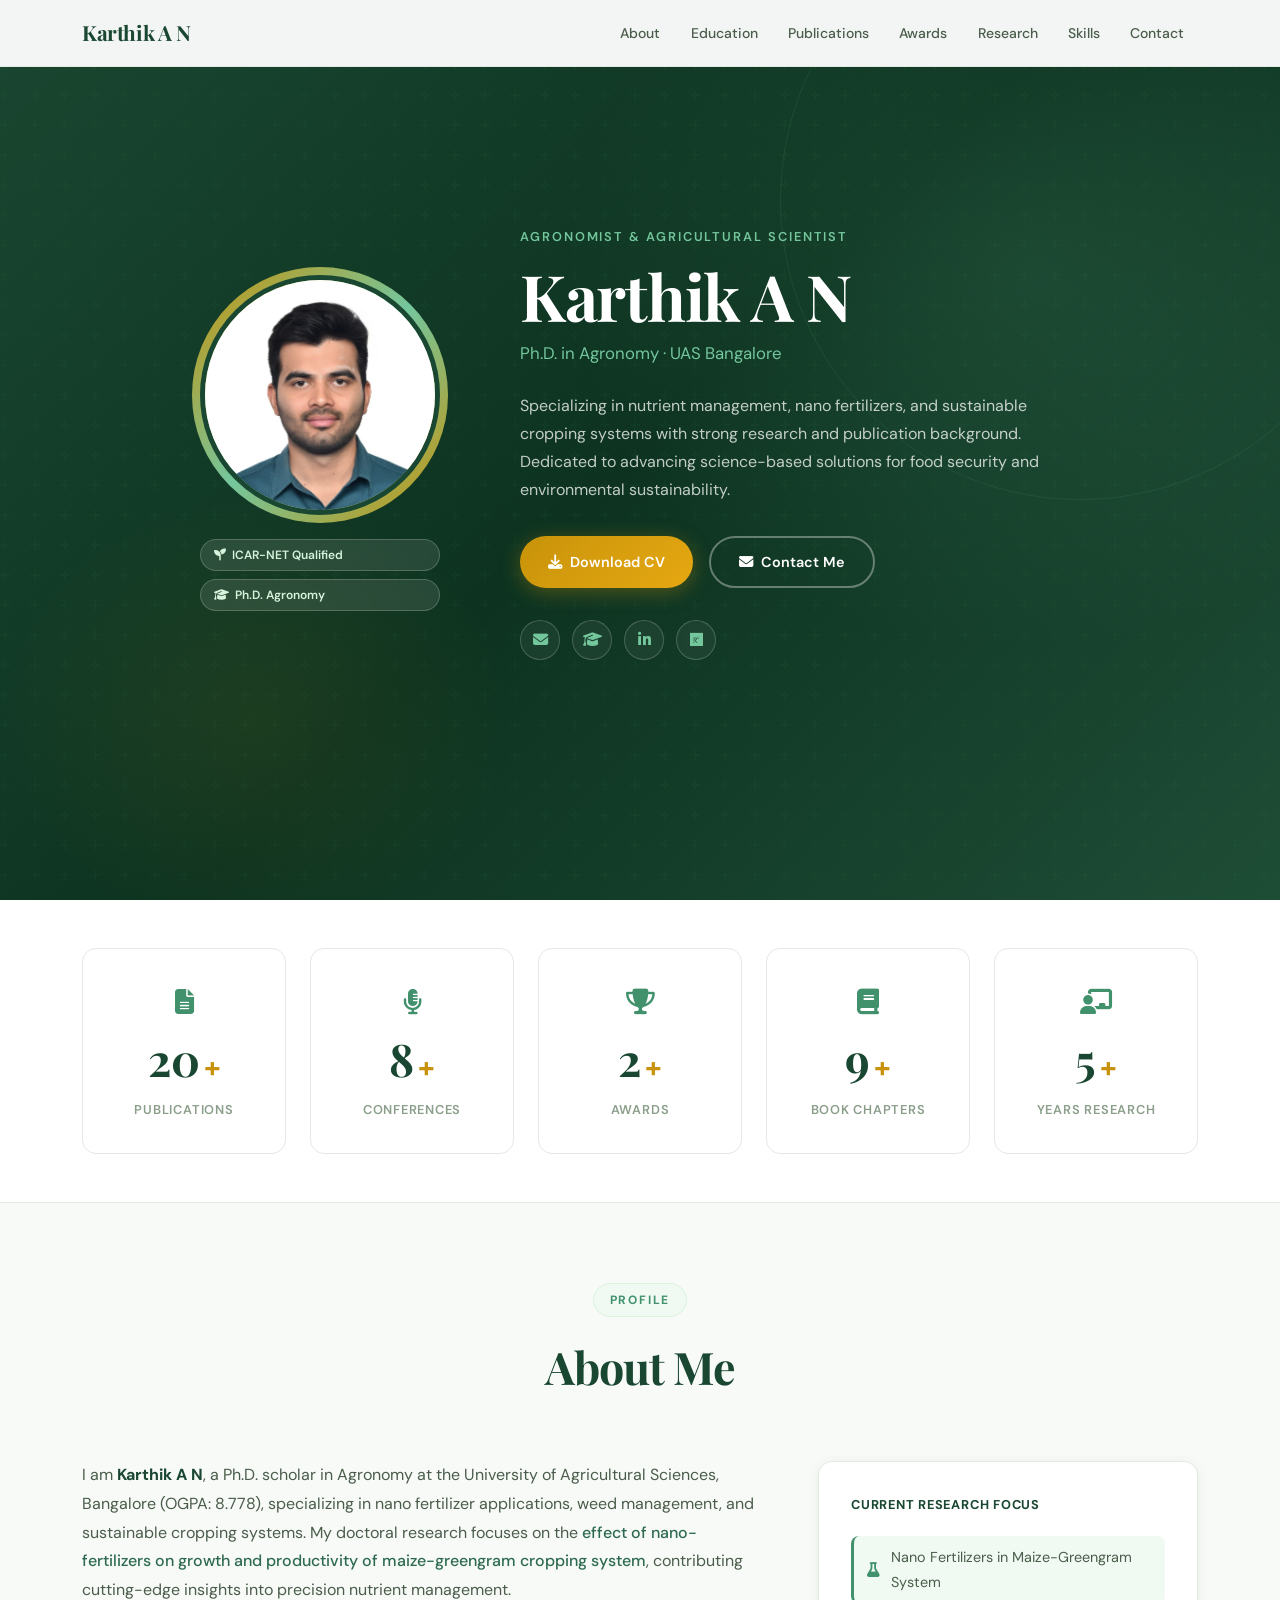
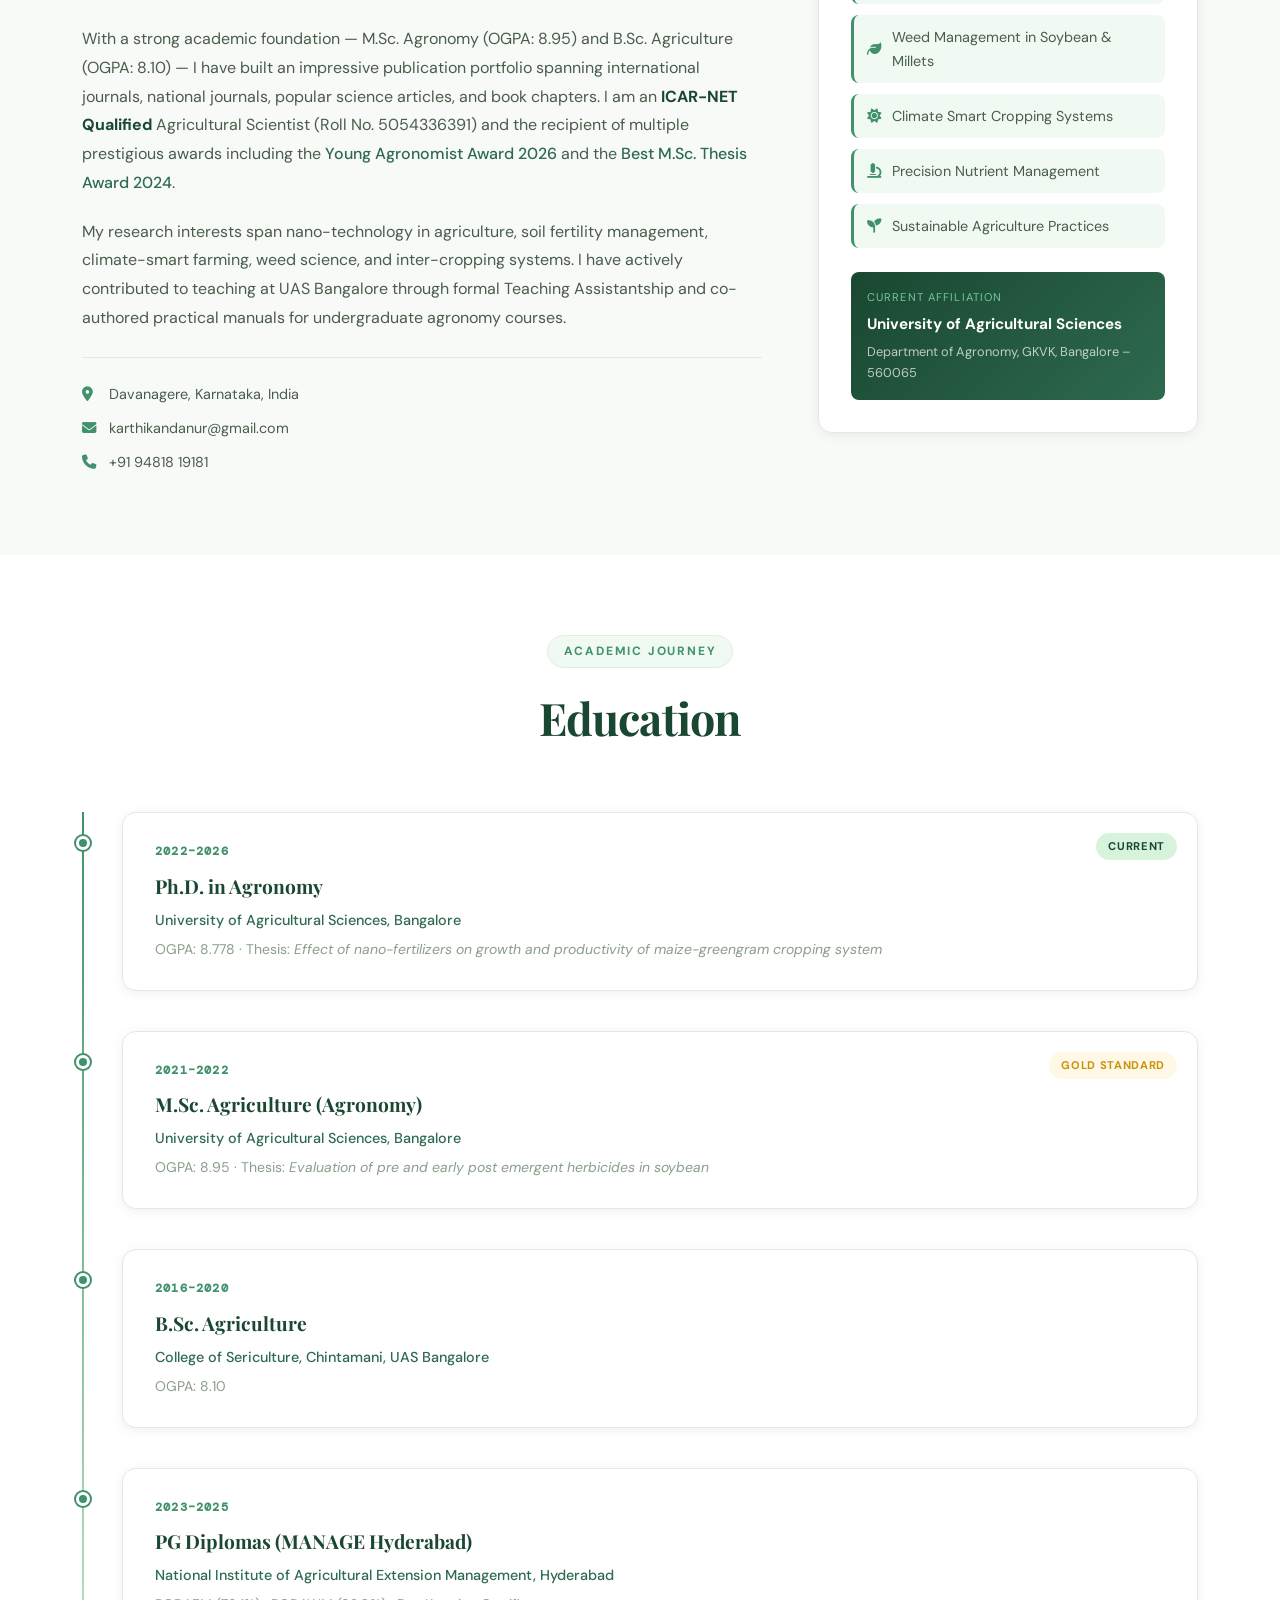
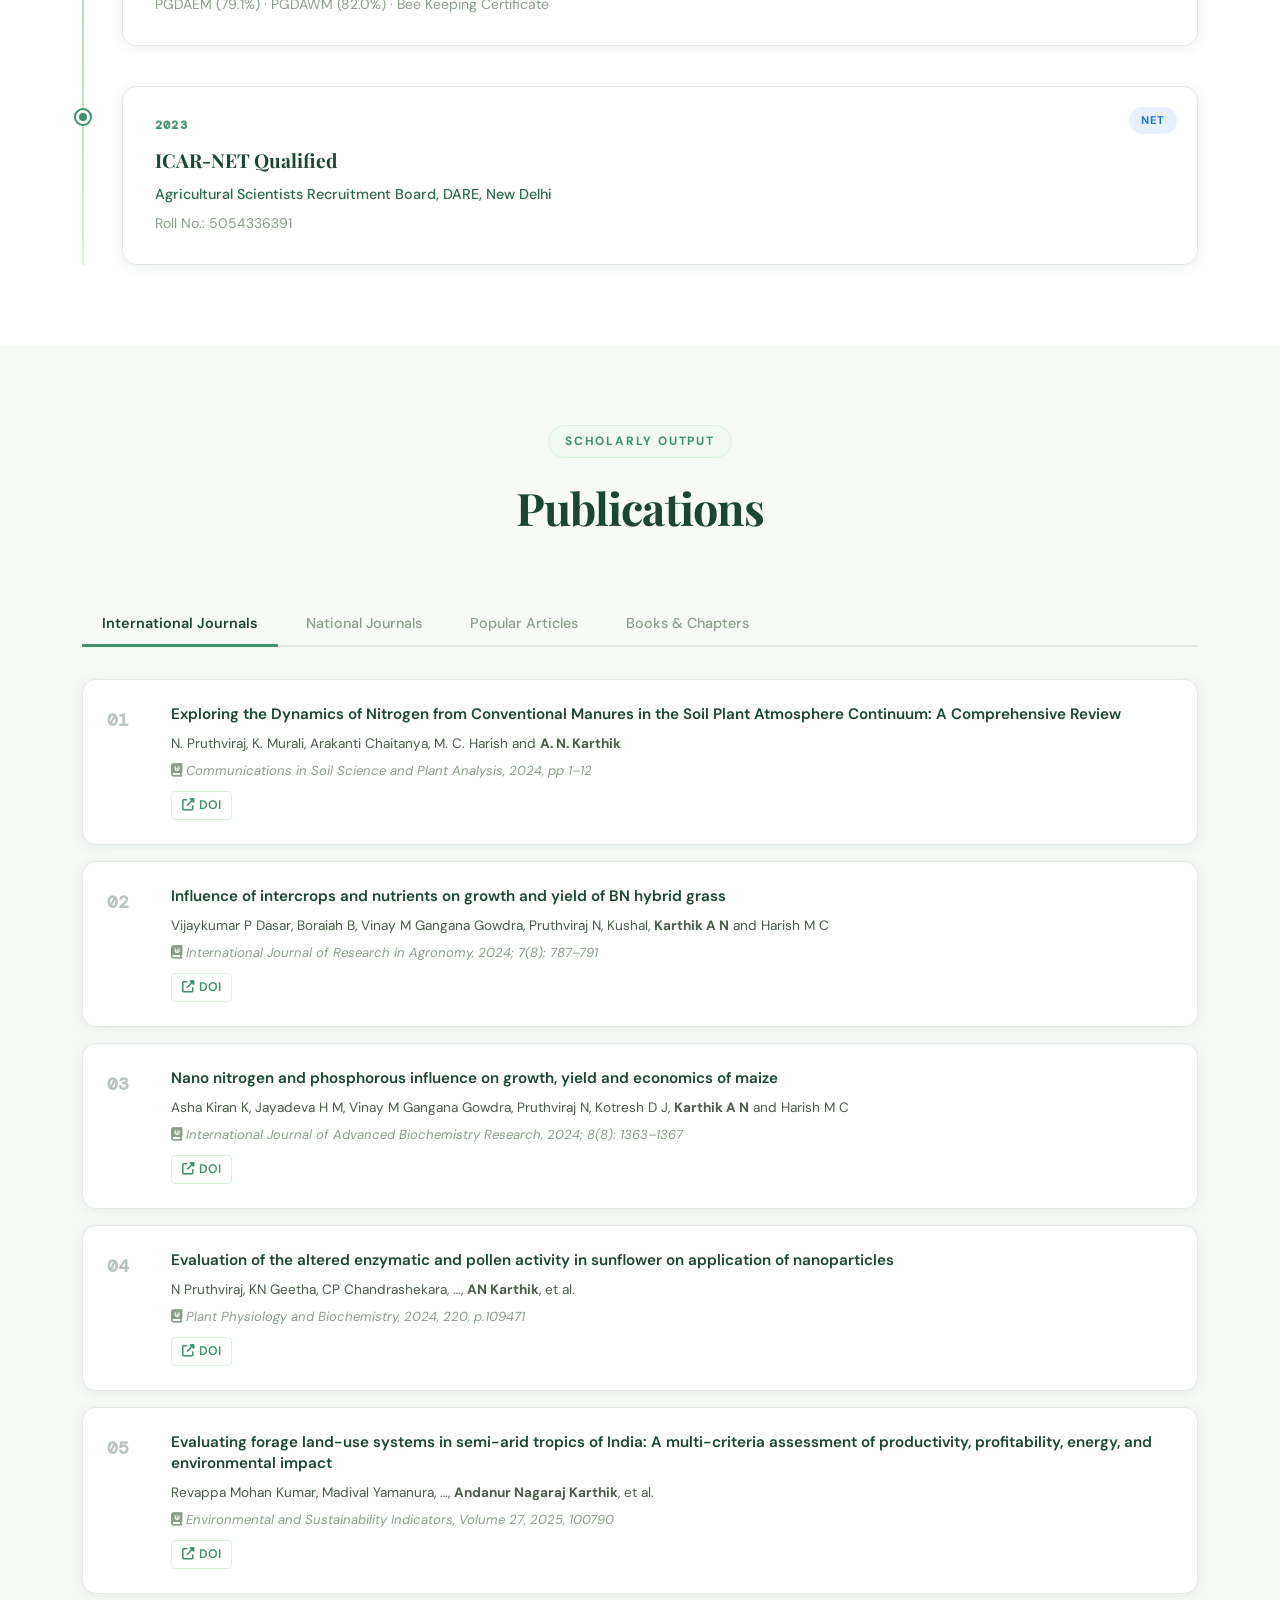
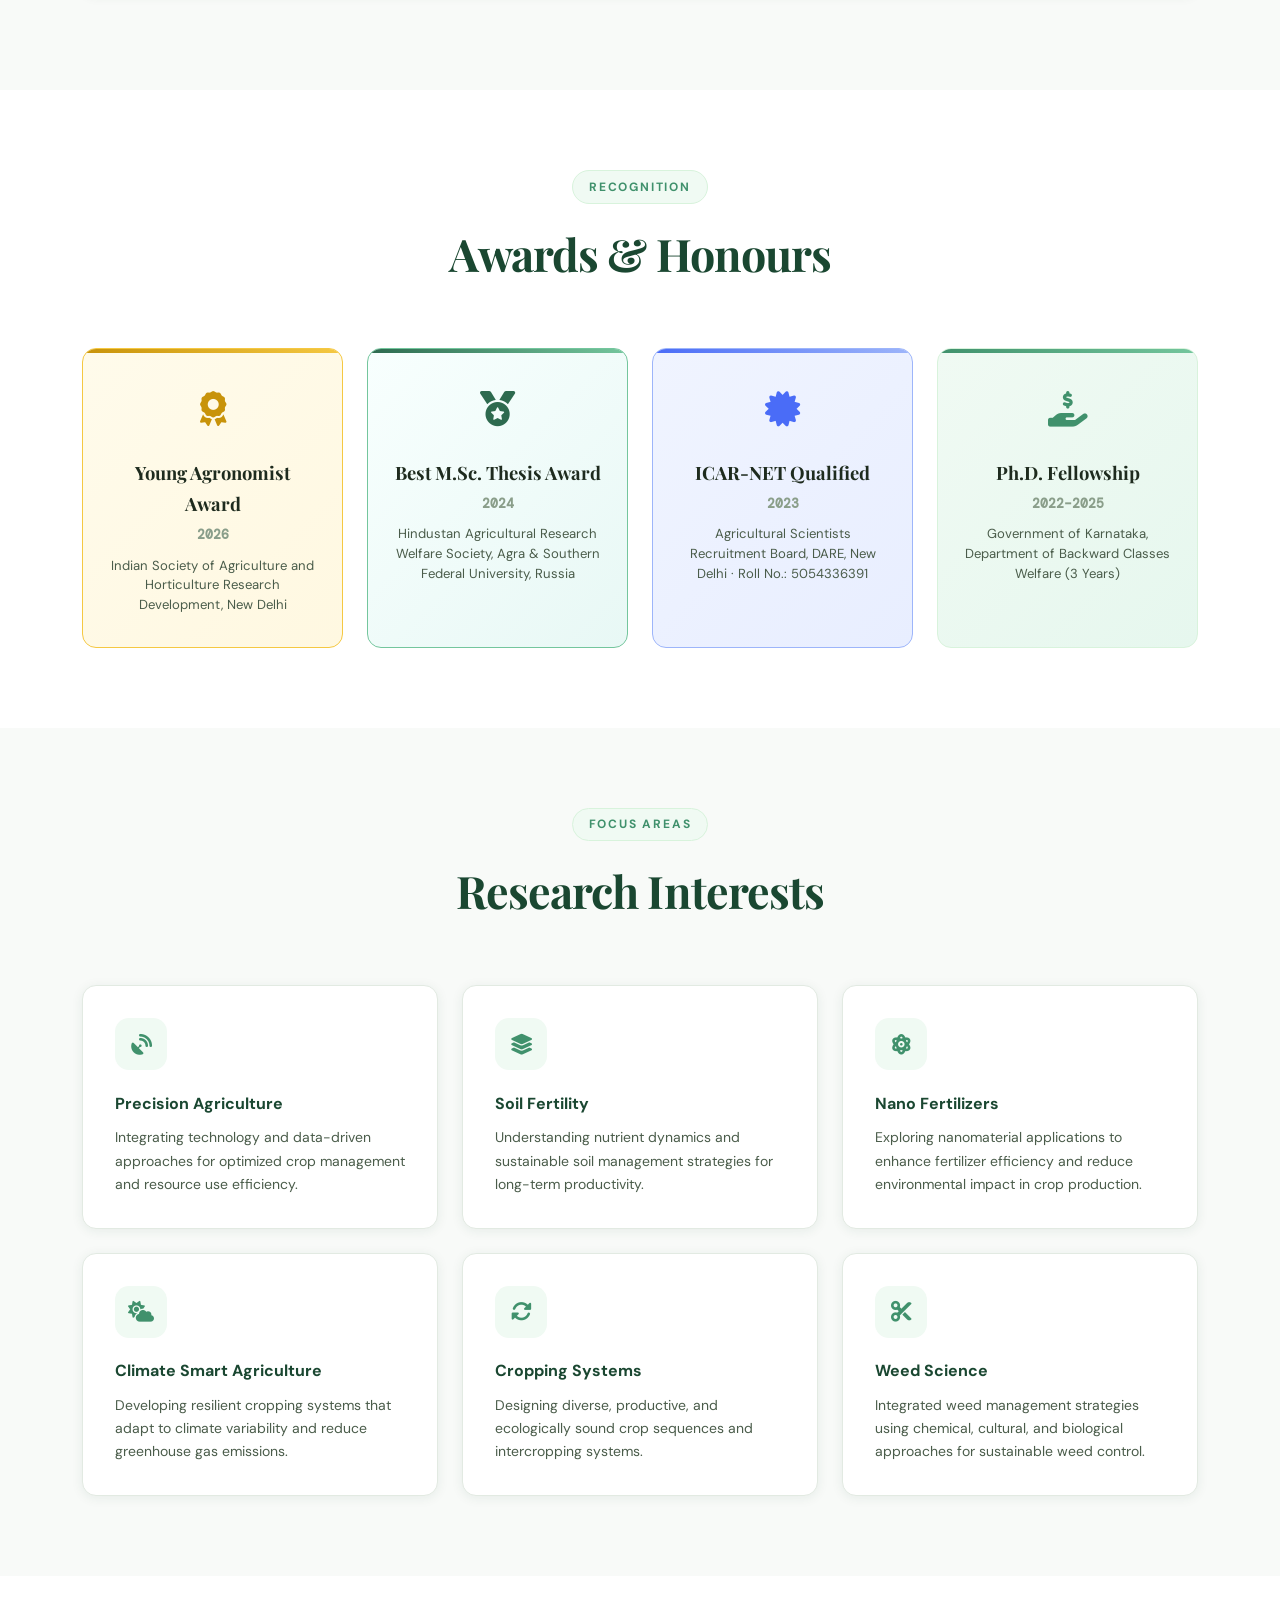
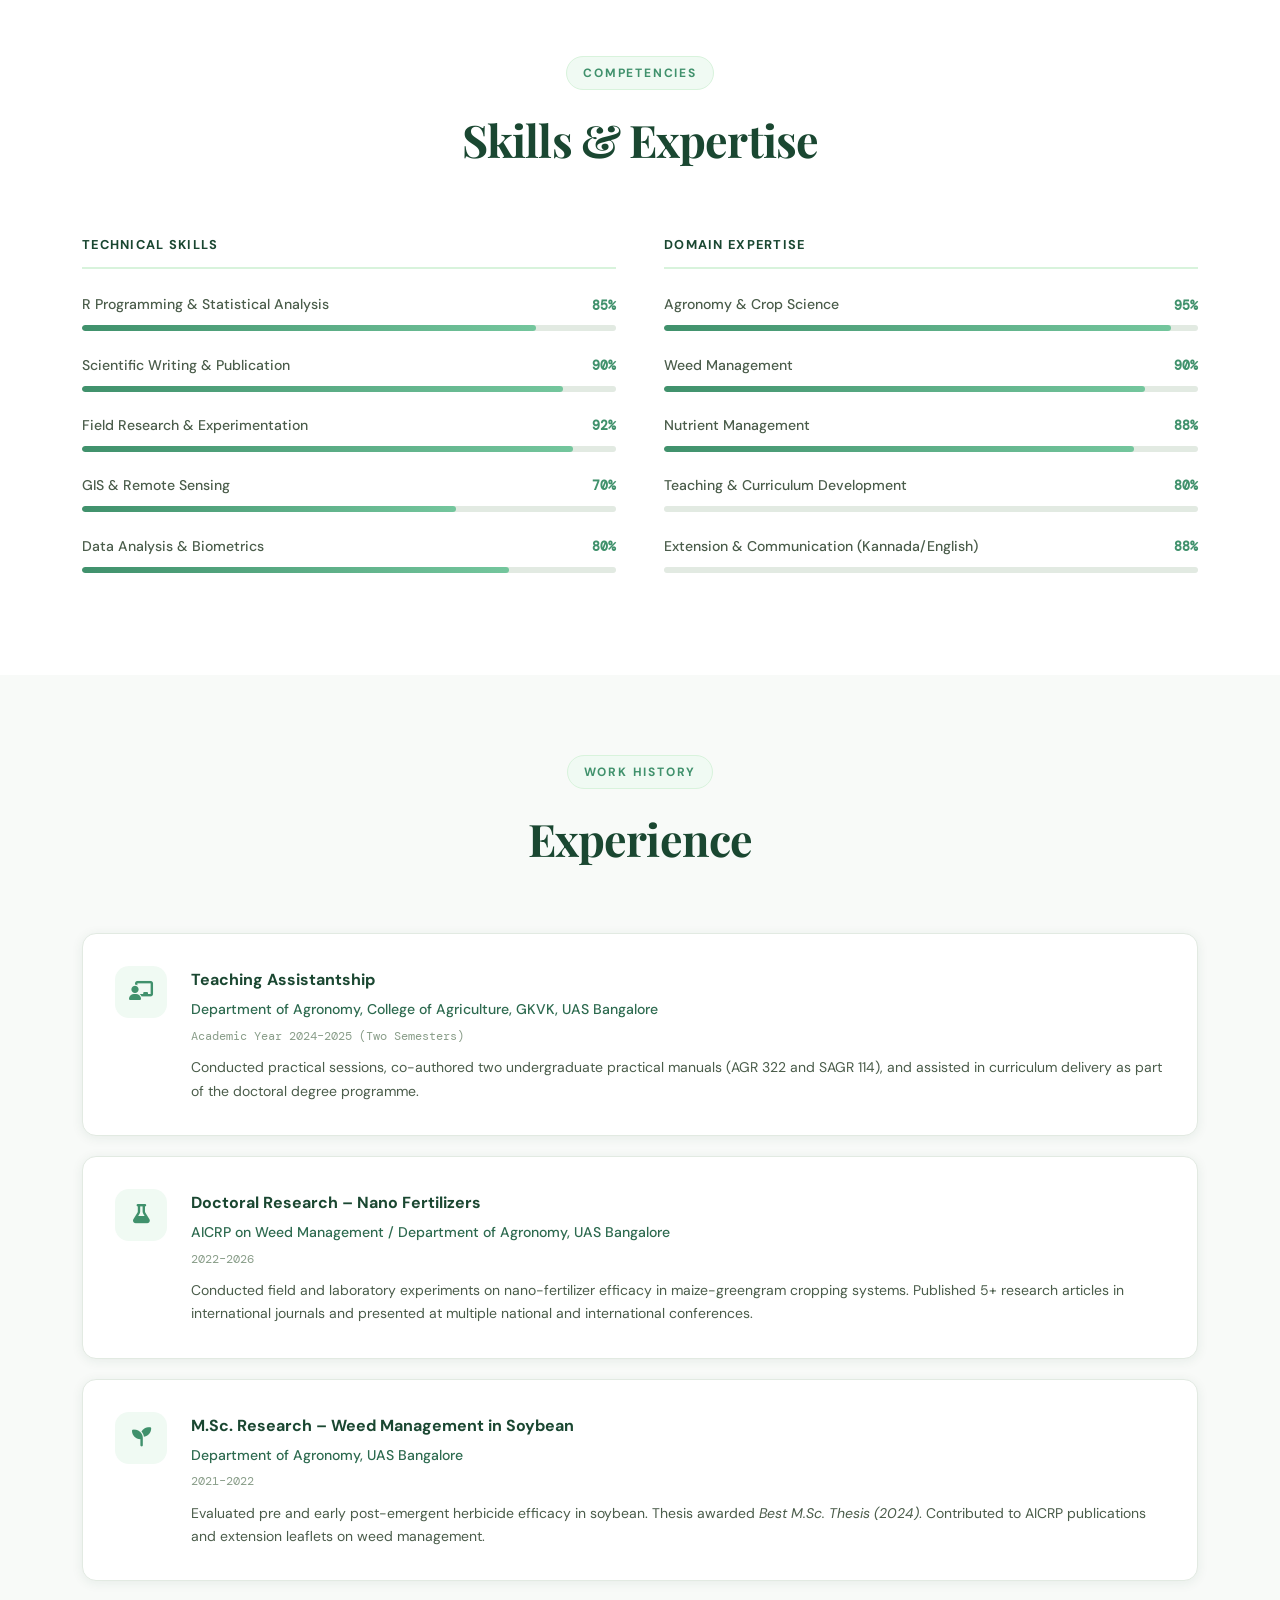
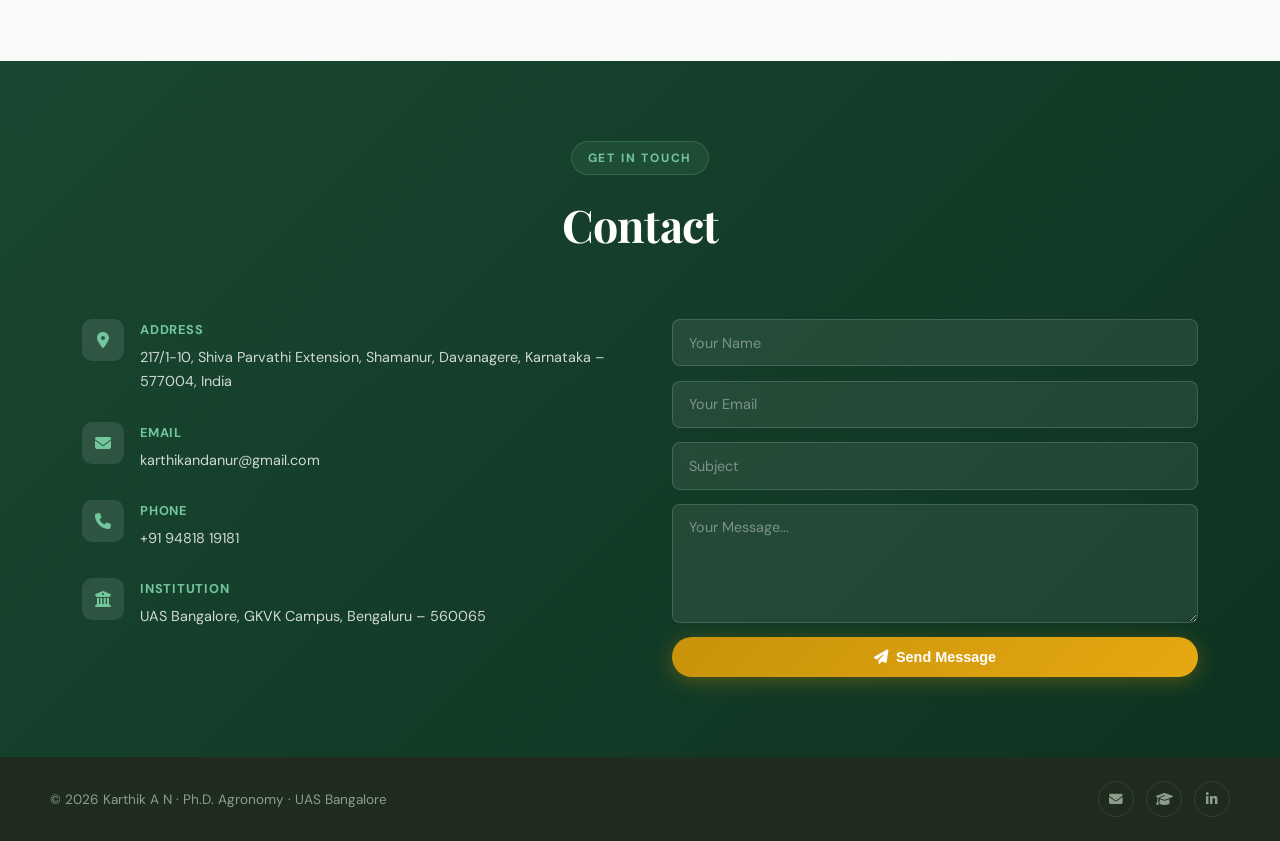
<file: index.html>
<!DOCTYPE html>
<html lang="en">
<head>
  <meta charset="UTF-8" />
  <meta name="viewport" content="width=device-width, initial-scale=1.0"/>
  <title>Karthik A N | Ph.D. Agronomy Researcher</title>
  <link rel="preconnect" href="https://fonts.googleapis.com">
  <link href="https://fonts.googleapis.com/css2?family=Playfair+Display:wght@400;600;700&family=DM+Sans:wght@300;400;500;600&family=DM+Mono&display=swap" rel="stylesheet">
  <link rel="stylesheet" href="https://cdnjs.cloudflare.com/ajax/libs/font-awesome/6.5.0/css/all.min.css">
  <link rel="stylesheet" href="style.css">
</head>
<body>

<!-- NAVBAR -->
<nav id="navbar">
  <div class="nav-inner">
    <div class="nav-logo">Karthik A N</div>
    <ul class="nav-links">
      <li><a href="#about">About</a></li>
      <li><a href="#education">Education</a></li>
      <li><a href="#publications">Publications</a></li>
      <li><a href="#awards">Awards</a></li>
      <li><a href="#research">Research</a></li>
      <li><a href="#skills">Skills</a></li>
      <li><a href="#contact">Contact</a></li>
    </ul>
    <button class="nav-toggle" id="navToggle"><i class="fas fa-bars"></i></button>
  </div>
</nav>

<!-- HERO -->
<section id="hero">
  <div class="hero-bg-overlay"></div>
  <div class="hero-content">
    <div class="hero-left reveal">
      <div class="profile-ring">
        <img src="[data-uri]" alt="Karthik A N" class="profile-img"/>
      </div>
      <div class="hero-badges">
        <span class="badge"><i class="fas fa-seedling"></i> ICAR-NET Qualified</span>
        <span class="badge"><i class="fas fa-graduation-cap"></i> Ph.D. Agronomy</span>
      </div>
    </div>
    <div class="hero-right reveal">
      <p class="hero-label">Agronomist & Agricultural Scientist</p>
      <h1 class="hero-name">Karthik A N</h1>
      <p class="hero-title">Ph.D. in Agronomy · UAS Bangalore</p>
      <p class="hero-summary">Specializing in nutrient management, nano fertilizers, and sustainable cropping systems with strong research and publication background. Dedicated to advancing science-based solutions for food security and environmental sustainability.</p>
      <div class="hero-actions">
        <a href="#" class="btn-primary"><i class="fas fa-download"></i> Download CV</a>
        <a href="#contact" class="btn-outline"><i class="fas fa-envelope"></i> Contact Me</a>
      </div>
      <div class="social-links">
        <a href="mailto:karthikandanur@gmail.com" title="Email"><i class="fas fa-envelope"></i></a>
        <a href="#" title="Google Scholar"><i class="fas fa-graduation-cap"></i></a>
        <a href="#" title="LinkedIn"><i class="fab fa-linkedin-in"></i></a>
        <a href="#" title="ResearchGate"><i class="fab fa-researchgate"></i></a>
      </div>
    </div>
  </div>
</section>

<!-- STATS DASHBOARD -->
<section id="stats">
  <div class="container">
    <div class="stats-grid">
      <div class="stat-card reveal">
        <div class="stat-icon"><i class="fas fa-file-alt"></i></div>
        <div class="stat-number" data-target="20">0</div>
        <div class="stat-plus">+</div>
        <div class="stat-label">Publications</div>
      </div>
      <div class="stat-card reveal">
        <div class="stat-icon"><i class="fas fa-microphone-alt"></i></div>
        <div class="stat-number" data-target="8">0</div>
        <div class="stat-plus">+</div>
        <div class="stat-label">Conferences</div>
      </div>
      <div class="stat-card reveal">
        <div class="stat-icon"><i class="fas fa-trophy"></i></div>
        <div class="stat-number" data-target="2">0</div>
        <div class="stat-plus">+</div>
        <div class="stat-label">Awards</div>
      </div>
      <div class="stat-card reveal">
        <div class="stat-icon"><i class="fas fa-book"></i></div>
        <div class="stat-number" data-target="9">0</div>
        <div class="stat-plus">+</div>
        <div class="stat-label">Book Chapters</div>
      </div>
      <div class="stat-card reveal">
        <div class="stat-icon"><i class="fas fa-chalkboard-teacher"></i></div>
        <div class="stat-number" data-target="5">0</div>
        <div class="stat-plus">+</div>
        <div class="stat-label">Years Research</div>
      </div>
    </div>
  </div>
</section>

<!-- ABOUT -->
<section id="about">
  <div class="container">
    <div class="section-header reveal">
      <span class="section-tag">Profile</span>
      <h2 class="section-title">About Me</h2>
    </div>
    <div class="about-grid">
      <div class="about-text reveal">
        <p>I am <strong>Karthik A N</strong>, a Ph.D. scholar in Agronomy at the University of Agricultural Sciences, Bangalore (OGPA: 8.778), specializing in nano fertilizer applications, weed management, and sustainable cropping systems. My doctoral research focuses on the <em>effect of nano-fertilizers on growth and productivity of maize-greengram cropping system</em>, contributing cutting-edge insights into precision nutrient management.</p>
        <p>With a strong academic foundation — M.Sc. Agronomy (OGPA: 8.95) and B.Sc. Agriculture (OGPA: 8.10) — I have built an impressive publication portfolio spanning international journals, national journals, popular science articles, and book chapters. I am an <strong>ICAR-NET Qualified</strong> Agricultural Scientist (Roll No. 5054336391) and the recipient of multiple prestigious awards including the <em>Young Agronomist Award 2026</em> and the <em>Best M.Sc. Thesis Award 2024</em>.</p>
        <p>My research interests span nano-technology in agriculture, soil fertility management, climate-smart farming, weed science, and inter-cropping systems. I have actively contributed to teaching at UAS Bangalore through formal Teaching Assistantship and co-authored practical manuals for undergraduate agronomy courses.</p>
        <div class="about-meta">
          <div class="meta-item"><i class="fas fa-map-marker-alt"></i> Davanagere, Karnataka, India</div>
          <div class="meta-item"><i class="fas fa-envelope"></i> karthikandanur@gmail.com</div>
          <div class="meta-item"><i class="fas fa-phone"></i> +91 94818 19181</div>
        </div>
      </div>
      <div class="about-interests reveal">
        <h3>Current Research Focus</h3>
        <div class="focus-list">
          <div class="focus-item"><i class="fas fa-flask"></i> Nano Fertilizers in Maize-Greengram System</div>
          <div class="focus-item"><i class="fas fa-leaf"></i> Weed Management in Soybean & Millets</div>
          <div class="focus-item"><i class="fas fa-sun"></i> Climate Smart Cropping Systems</div>
          <div class="focus-item"><i class="fas fa-microscope"></i> Precision Nutrient Management</div>
          <div class="focus-item"><i class="fas fa-seedling"></i> Sustainable Agriculture Practices</div>
        </div>
        <div class="affiliation-box">
          <p class="aff-label">Current Affiliation</p>
          <p class="aff-uni">University of Agricultural Sciences</p>
          <p class="aff-dept">Department of Agronomy, GKVK, Bangalore – 560065</p>
        </div>
      </div>
    </div>
  </div>
</section>

<!-- EDUCATION -->
<section id="education">
  <div class="container">
    <div class="section-header reveal">
      <span class="section-tag">Academic Journey</span>
      <h2 class="section-title">Education</h2>
    </div>
    <div class="timeline">

      <div class="timeline-item reveal">
        <div class="timeline-dot"></div>
        <div class="timeline-card">
          <div class="timeline-year">2022–2026</div>
          <h3>Ph.D. in Agronomy</h3>
          <p class="tl-inst">University of Agricultural Sciences, Bangalore</p>
          <p class="tl-detail">OGPA: 8.778 · Thesis: <em>Effect of nano-fertilizers on growth and productivity of maize-greengram cropping system</em></p>
          <span class="tl-badge current">Current</span>
        </div>
      </div>

      <div class="timeline-item reveal">
        <div class="timeline-dot"></div>
        <div class="timeline-card">
          <div class="timeline-year">2021–2022</div>
          <h3>M.Sc. Agriculture (Agronomy)</h3>
          <p class="tl-inst">University of Agricultural Sciences, Bangalore</p>
          <p class="tl-detail">OGPA: 8.95 · Thesis: <em>Evaluation of pre and early post emergent herbicides in soybean</em></p>
          <span class="tl-badge gold">Gold Standard</span>
        </div>
      </div>

      <div class="timeline-item reveal">
        <div class="timeline-dot"></div>
        <div class="timeline-card">
          <div class="timeline-year">2016–2020</div>
          <h3>B.Sc. Agriculture</h3>
          <p class="tl-inst">College of Sericulture, Chintamani, UAS Bangalore</p>
          <p class="tl-detail">OGPA: 8.10</p>
        </div>
      </div>

      <div class="timeline-item reveal">
        <div class="timeline-dot"></div>
        <div class="timeline-card">
          <div class="timeline-year">2023–2025</div>
          <h3>PG Diplomas (MANAGE Hyderabad)</h3>
          <p class="tl-inst">National Institute of Agricultural Extension Management, Hyderabad</p>
          <p class="tl-detail">PGDAEM (79.1%) · PGDAWM (82.0%) · Bee Keeping Certificate</p>
        </div>
      </div>

      <div class="timeline-item reveal">
        <div class="timeline-dot"></div>
        <div class="timeline-card">
          <div class="timeline-year">2023</div>
          <h3>ICAR-NET Qualified</h3>
          <p class="tl-inst">Agricultural Scientists Recruitment Board, DARE, New Delhi</p>
          <p class="tl-detail">Roll No.: 5054336391</p>
          <span class="tl-badge net">NET</span>
        </div>
      </div>

    </div>
  </div>
</section>

<!-- PUBLICATIONS -->
<section id="publications">
  <div class="container">
    <div class="section-header reveal">
      <span class="section-tag">Scholarly Output</span>
      <h2 class="section-title">Publications</h2>
    </div>
    <div class="pub-tabs reveal">
      <button class="tab-btn active" data-tab="intl">International Journals</button>
      <button class="tab-btn" data-tab="natl">National Journals</button>
      <button class="tab-btn" data-tab="popular">Popular Articles</button>
      <button class="tab-btn" data-tab="books">Books & Chapters</button>
    </div>

    <div id="intl" class="tab-content active">
      <div class="pub-card reveal">
        <div class="pub-number">01</div>
        <div class="pub-info">
          <h4>Exploring the Dynamics of Nitrogen from Conventional Manures in the Soil Plant Atmosphere Continuum: A Comprehensive Review</h4>
          <p class="pub-authors">N. Pruthviraj, K. Murali, Arakanti Chaitanya, M. C. Harish and <strong>A. N. Karthik</strong></p>
          <p class="pub-journal"><i class="fas fa-journal-whills"></i> Communications in Soil Science and Plant Analysis, 2024, pp 1–12</p>
          <a href="https://doi.org/10.1080/00103624.2024.2323080" class="pub-doi" target="_blank"><i class="fas fa-external-link-alt"></i> DOI</a>
        </div>
      </div>
      <div class="pub-card reveal">
        <div class="pub-number">02</div>
        <div class="pub-info">
          <h4>Influence of intercrops and nutrients on growth and yield of BN hybrid grass</h4>
          <p class="pub-authors">Vijaykumar P Dasar, Boraiah B, Vinay M Gangana Gowdra, Pruthviraj N, Kushal, <strong>Karthik A N</strong> and Harish M C</p>
          <p class="pub-journal"><i class="fas fa-journal-whills"></i> International Journal of Research in Agronomy, 2024; 7(8): 787–791</p>
          <a href="https://doi.org/10.33545/2618060X.2024.v7.i8k.1378" class="pub-doi" target="_blank"><i class="fas fa-external-link-alt"></i> DOI</a>
        </div>
      </div>
      <div class="pub-card reveal">
        <div class="pub-number">03</div>
        <div class="pub-info">
          <h4>Nano nitrogen and phosphorous influence on growth, yield and economics of maize</h4>
          <p class="pub-authors">Asha Kiran K, Jayadeva H M, Vinay M Gangana Gowdra, Pruthviraj N, Kotresh D J, <strong>Karthik A N</strong> and Harish M C</p>
          <p class="pub-journal"><i class="fas fa-journal-whills"></i> International Journal of Advanced Biochemistry Research, 2024; 8(8): 1363–1367</p>
          <a href="https://doi.org/10.33545/26174693.2024.v8.i8q.1989" class="pub-doi" target="_blank"><i class="fas fa-external-link-alt"></i> DOI</a>
        </div>
      </div>
      <div class="pub-card reveal">
        <div class="pub-number">04</div>
        <div class="pub-info">
          <h4>Evaluation of the altered enzymatic and pollen activity in sunflower on application of nanoparticles</h4>
          <p class="pub-authors">N Pruthviraj, KN Geetha, CP Chandrashekara, …, <strong>AN Karthik</strong>, et al.</p>
          <p class="pub-journal"><i class="fas fa-journal-whills"></i> Plant Physiology and Biochemistry, 2024, 220, p.109471</p>
          <a href="https://doi.org/10.1016/j.plaphy.2024.109471" class="pub-doi" target="_blank"><i class="fas fa-external-link-alt"></i> DOI</a>
        </div>
      </div>
      <div class="pub-card reveal">
        <div class="pub-number">05</div>
        <div class="pub-info">
          <h4>Evaluating forage land-use systems in semi-arid tropics of India: A multi-criteria assessment of productivity, profitability, energy, and environmental impact</h4>
          <p class="pub-authors">Revappa Mohan Kumar, Madival Yamanura, …, <strong>Andanur Nagaraj Karthik</strong>, et al.</p>
          <p class="pub-journal"><i class="fas fa-journal-whills"></i> Environmental and Sustainability Indicators, Volume 27, 2025, 100790</p>
          <a href="https://doi.org/10.1016/j.indic.2025.100790" class="pub-doi" target="_blank"><i class="fas fa-external-link-alt"></i> DOI</a>
        </div>
      </div>
    </div>

    <div id="natl" class="tab-content">
      <div class="pub-card reveal">
        <div class="pub-number">01</div>
        <div class="pub-info">
          <h4>Weed Management in Transplanted Rice – A Review</h4>
          <p class="pub-authors">K. N. Geetha, S. Kamala Bai, A. S. Pavan, <strong>A. N. Karthik</strong> and K. K. Sindhu</p>
          <p class="pub-journal"><i class="fas fa-journal-whills"></i> Mysore Journal of Agricultural Sciences, 56(1): 1–18 (2022)</p>
        </div>
      </div>
      <div class="pub-card reveal">
        <div class="pub-number">02</div>
        <div class="pub-info">
          <h4>Weed management in organic kodo millet in Eastern dry zone of Karnataka</h4>
          <p class="pub-authors">B.M. Gurubasavaswamy, K.N. Geetha, S. Kamala Bai, N. Pruthviraj, <strong>A.N. Karthik</strong>, et al.</p>
          <p class="pub-journal"><i class="fas fa-journal-whills"></i> Indian Journal of Weed Science, 55(3): 355–358 (2023)</p>
          <a href="http://dx.doi.org/10.5958/0974-8164.2023.00066.7" class="pub-doi" target="_blank"><i class="fas fa-external-link-alt"></i> DOI</a>
        </div>
      </div>
    </div>

    <div id="popular" class="tab-content">
      <div class="popular-grid">
        <div class="popular-card reveal"><div class="pop-icon"><i class="fas fa-leaf"></i></div><h4>Green manuring: harnessing the power of nature</h4><p>Agri Articles, Vol 03, Issue 06 (Nov–Dec 2023)</p></div>
        <div class="popular-card reveal"><div class="pop-icon"><i class="fas fa-seedling"></i></div><h4>Fields of Resilience: Nurturing Future with Inter-cropping Strategies</h4><p>Agri Articles, Vol 04, Issue 01 (Jan–Feb 2024)</p></div>
        <div class="popular-card reveal"><div class="pop-icon"><i class="fas fa-fire"></i></div><h4>Harnessing Biochar: Sustainable Approach for Soil Health</h4><p>Agriculture & Food E-Newsletter, Vol 06, Issue 04, Apr 2024</p></div>
        <div class="popular-card reveal"><div class="pop-icon"><i class="fas fa-robot"></i></div><h4>Technological Advances: Smart Farming & Agripreneurship</h4><p>Agri Articles, Vol 03, Issue 06 (Nov–Dec 2023)</p></div>
        <div class="popular-card reveal"><div class="pop-icon"><i class="fas fa-sun"></i></div><h4>Role of Renewable Energy in Agriculture</h4><p>Agri Articles, Vol 05, Issue 02 (Mar–Apr 2025)</p></div>
        <div class="popular-card reveal"><div class="pop-icon"><i class="fas fa-spray-can"></i></div><h4>Herbicide Mixtures for Broad-Spectrum Weed Management in Soybean</h4><p>Agri Articles, Vol 06, Issue 01 (Jan–Feb 2026)</p></div>
        <div class="popular-card reveal"><div class="pop-icon"><i class="fas fa-globe"></i></div><h4>Impact of 2026 Middle East Conflict on Indian Agriculture</h4><p>Agri Articles, Vol 06, Issue 02 (Mar–Apr 2026)</p></div>
        <div class="popular-card reveal"><div class="pop-icon"><i class="fas fa-map"></i></div><h4>Precision Agronomy: 2026 Roadmap for Central Karnataka's Arecanut</h4><p>Agri Articles, Vol 06, Issue 02 (Mar–Apr 2026)</p></div>
      </div>
    </div>

    <div id="books" class="tab-content">
      <div class="pub-card reveal">
        <div class="pub-number">📘</div>
        <div class="pub-info">
          <h4>Weed Identification Hand Book</h4>
          <p class="pub-authors">S. Kamala Bai, K.N. Geetha, A.N. Sringeswara, …, <strong>Karthik A.N.</strong>, et al.</p>
          <p class="pub-journal"><i class="fas fa-book"></i> Krishi International Publisher · ISBN: 978-81-968342-0-3</p>
        </div>
      </div>
      <div class="pub-card reveal">
        <div class="pub-number">📗</div>
        <div class="pub-info">
          <h4>Application of Nanotechnology in Sustainable Agronomy</h4>
          <p class="pub-authors"><strong>Karthik A N</strong>, Usha N and Dhanush G</p>
          <p class="pub-journal"><i class="fas fa-book"></i> Chapter 11, Innovations in Sustainable Agronomic Practices · ISBN: 978-93-48240-85-9</p>
        </div>
      </div>
      <div class="pub-card reveal">
        <div class="pub-number">📙</div>
        <div class="pub-info">
          <h4>Integrated Weed Management Strategies</h4>
          <p class="pub-authors"><strong>Karthik, A. N.</strong>, Devaraj and Usha, N.</p>
          <p class="pub-journal"><i class="fas fa-book"></i> Chapter 6, Integrated Agronomic Management, Golden Leaf Publishers · ISBN: 978-81-69334-23-5</p>
        </div>
      </div>
      <div class="pub-card reveal">
        <div class="pub-number">📒</div>
        <div class="pub-info">
          <h4>Biogas production in Indian scenario</h4>
          <p class="pub-authors">Laxman Navi, Vineeth M, <strong>Karthik A N</strong>, Harish M C</p>
          <p class="pub-journal"><i class="fas fa-book"></i> Chapter 1, Biotech applications of algal and cyanobacteria · ISBN: 978-93-6039-472-1</p>
        </div>
      </div>
      <div class="pub-card reveal">
        <div class="pub-number">📕</div>
        <div class="pub-info">
          <h4>Natural Farming: Let's Go Beyond Organic Farming</h4>
          <p class="pub-authors">Usha N, <strong>Karthik A N</strong> and Kotresh D J</p>
          <p class="pub-journal"><i class="fas fa-book"></i> Chapter 9, Current Trends and Advances in Agricultural Sciences · ISBN: 978-81-973427-5-2</p>
        </div>
      </div>
    </div>
  </div>
</section>

<!-- AWARDS -->
<section id="awards">
  <div class="container">
    <div class="section-header reveal">
      <span class="section-tag">Recognition</span>
      <h2 class="section-title">Awards & Honours</h2>
    </div>
    <div class="awards-grid">
      <div class="award-card reveal gold-award">
        <div class="award-icon"><i class="fas fa-award"></i></div>
        <h3>Young Agronomist Award</h3>
        <p class="award-year">2026</p>
        <p class="award-org">Indian Society of Agriculture and Horticulture Research Development, New Delhi</p>
      </div>
      <div class="award-card reveal silver-award">
        <div class="award-icon"><i class="fas fa-medal"></i></div>
        <h3>Best M.Sc. Thesis Award</h3>
        <p class="award-year">2024</p>
        <p class="award-org">Hindustan Agricultural Research Welfare Society, Agra & Southern Federal University, Russia</p>
      </div>
      <div class="award-card reveal blue-award">
        <div class="award-icon"><i class="fas fa-certificate"></i></div>
        <h3>ICAR-NET Qualified</h3>
        <p class="award-year">2023</p>
        <p class="award-org">Agricultural Scientists Recruitment Board, DARE, New Delhi · Roll No.: 5054336391</p>
      </div>
      <div class="award-card reveal green-award">
        <div class="award-icon"><i class="fas fa-hand-holding-usd"></i></div>
        <h3>Ph.D. Fellowship</h3>
        <p class="award-year">2022–2025</p>
        <p class="award-org">Government of Karnataka, Department of Backward Classes Welfare (3 Years)</p>
      </div>
    </div>
  </div>
</section>

<!-- RESEARCH INTERESTS -->
<section id="research">
  <div class="container">
    <div class="section-header reveal">
      <span class="section-tag">Focus Areas</span>
      <h2 class="section-title">Research Interests</h2>
    </div>
    <div class="research-grid">
      <div class="research-card reveal"><div class="rc-icon"><i class="fas fa-satellite-dish"></i></div><h4>Precision Agriculture</h4><p>Integrating technology and data-driven approaches for optimized crop management and resource use efficiency.</p></div>
      <div class="research-card reveal"><div class="rc-icon"><i class="fas fa-layer-group"></i></div><h4>Soil Fertility</h4><p>Understanding nutrient dynamics and sustainable soil management strategies for long-term productivity.</p></div>
      <div class="research-card reveal"><div class="rc-icon"><i class="fas fa-atom"></i></div><h4>Nano Fertilizers</h4><p>Exploring nanomaterial applications to enhance fertilizer efficiency and reduce environmental impact in crop production.</p></div>
      <div class="research-card reveal"><div class="rc-icon"><i class="fas fa-cloud-sun"></i></div><h4>Climate Smart Agriculture</h4><p>Developing resilient cropping systems that adapt to climate variability and reduce greenhouse gas emissions.</p></div>
      <div class="research-card reveal"><div class="rc-icon"><i class="fas fa-sync-alt"></i></div><h4>Cropping Systems</h4><p>Designing diverse, productive, and ecologically sound crop sequences and intercropping systems.</p></div>
      <div class="research-card reveal"><div class="rc-icon"><i class="fas fa-cut"></i></div><h4>Weed Science</h4><p>Integrated weed management strategies using chemical, cultural, and biological approaches for sustainable weed control.</p></div>
    </div>
  </div>
</section>

<!-- SKILLS -->
<section id="skills">
  <div class="container">
    <div class="section-header reveal">
      <span class="section-tag">Competencies</span>
      <h2 class="section-title">Skills & Expertise</h2>
    </div>
    <div class="skills-grid">
      <div class="skills-col reveal">
        <h3>Technical Skills</h3>
        <div class="skill-item">
          <div class="skill-label"><span>R Programming & Statistical Analysis</span><span class="skill-pct">85%</span></div>
          <div class="skill-bar"><div class="skill-fill" data-width="85"></div></div>
        </div>
        <div class="skill-item">
          <div class="skill-label"><span>Scientific Writing & Publication</span><span class="skill-pct">90%</span></div>
          <div class="skill-bar"><div class="skill-fill" data-width="90"></div></div>
        </div>
        <div class="skill-item">
          <div class="skill-label"><span>Field Research & Experimentation</span><span class="skill-pct">92%</span></div>
          <div class="skill-bar"><div class="skill-fill" data-width="92"></div></div>
        </div>
        <div class="skill-item">
          <div class="skill-label"><span>GIS & Remote Sensing</span><span class="skill-pct">70%</span></div>
          <div class="skill-bar"><div class="skill-fill" data-width="70"></div></div>
        </div>
        <div class="skill-item">
          <div class="skill-label"><span>Data Analysis & Biometrics</span><span class="skill-pct">80%</span></div>
          <div class="skill-bar"><div class="skill-fill" data-width="80"></div></div>
        </div>
      </div>
      <div class="skills-col reveal">
        <h3>Domain Expertise</h3>
        <div class="skill-item">
          <div class="skill-label"><span>Agronomy & Crop Science</span><span class="skill-pct">95%</span></div>
          <div class="skill-bar"><div class="skill-fill" data-width="95"></div></div>
        </div>
        <div class="skill-item">
          <div class="skill-label"><span>Weed Management</span><span class="skill-pct">90%</span></div>
          <div class="skill-bar"><div class="skill-fill" data-width="90"></div></div>
        </div>
        <div class="skill-item">
          <div class="skill-label"><span>Nutrient Management</span><span class="skill-pct">88%</span></div>
          <div class="skill-bar"><div class="skill-fill" data-width="88"></div></div>
        </div>
        <div class="skill-item">
          <div class="skill-label"><span>Teaching & Curriculum Development</span><span class="skill-pct">80%</span></div>
          <div class="skill-bar"><div class="skill-fill" data-width="80"></div></div>
        </div>
        <div class="skill-item">
          <div class="skill-label"><span>Extension & Communication (Kannada/English)</span><span class="skill-pct">88%</span></div>
          <div class="skill-bar"><div class="skill-fill" data-width="88"></div></div>
        </div>
      </div>
    </div>
  </div>
</section>

<!-- EXPERIENCE -->
<section id="experience">
  <div class="container">
    <div class="section-header reveal">
      <span class="section-tag">Work History</span>
      <h2 class="section-title">Experience</h2>
    </div>
    <div class="exp-grid">
      <div class="exp-card reveal">
        <div class="exp-icon"><i class="fas fa-chalkboard-teacher"></i></div>
        <div class="exp-info">
          <h4>Teaching Assistantship</h4>
          <p class="exp-org">Department of Agronomy, College of Agriculture, GKVK, UAS Bangalore</p>
          <p class="exp-period">Academic Year 2024–2025 (Two Semesters)</p>
          <p class="exp-desc">Conducted practical sessions, co-authored two undergraduate practical manuals (AGR 322 and SAGR 114), and assisted in curriculum delivery as part of the doctoral degree programme.</p>
        </div>
      </div>
      <div class="exp-card reveal">
        <div class="exp-icon"><i class="fas fa-flask"></i></div>
        <div class="exp-info">
          <h4>Doctoral Research – Nano Fertilizers</h4>
          <p class="exp-org">AICRP on Weed Management / Department of Agronomy, UAS Bangalore</p>
          <p class="exp-period">2022–2026</p>
          <p class="exp-desc">Conducted field and laboratory experiments on nano-fertilizer efficacy in maize-greengram cropping systems. Published 5+ research articles in international journals and presented at multiple national and international conferences.</p>
        </div>
      </div>
      <div class="exp-card reveal">
        <div class="exp-icon"><i class="fas fa-seedling"></i></div>
        <div class="exp-info">
          <h4>M.Sc. Research – Weed Management in Soybean</h4>
          <p class="exp-org">Department of Agronomy, UAS Bangalore</p>
          <p class="exp-period">2021–2022</p>
          <p class="exp-desc">Evaluated pre and early post-emergent herbicide efficacy in soybean. Thesis awarded <em>Best M.Sc. Thesis (2024)</em>. Contributed to AICRP publications and extension leaflets on weed management.</p>
        </div>
      </div>
    </div>
  </div>
</section>

<!-- CONTACT -->
<section id="contact">
  <div class="container">
    <div class="section-header reveal">
      <span class="section-tag">Get In Touch</span>
      <h2 class="section-title">Contact</h2>
    </div>
    <div class="contact-grid">
      <div class="contact-info reveal">
        <div class="contact-item">
          <div class="ci-icon"><i class="fas fa-map-marker-alt"></i></div>
          <div class="ci-text">
            <strong>Address</strong>
            <p>217/1-10, Shiva Parvathi Extension, Shamanur, Davanagere, Karnataka – 577004, India</p>
          </div>
        </div>
        <div class="contact-item">
          <div class="ci-icon"><i class="fas fa-envelope"></i></div>
          <div class="ci-text">
            <strong>Email</strong>
            <p><a href="mailto:karthikandanur@gmail.com">karthikandanur@gmail.com</a></p>
          </div>
        </div>
        <div class="contact-item">
          <div class="ci-icon"><i class="fas fa-phone"></i></div>
          <div class="ci-text">
            <strong>Phone</strong>
            <p>+91 94818 19181</p>
          </div>
        </div>
        <div class="contact-item">
          <div class="ci-icon"><i class="fas fa-university"></i></div>
          <div class="ci-text">
            <strong>Institution</strong>
            <p>UAS Bangalore, GKVK Campus, Bengaluru – 560065</p>
          </div>
        </div>
      </div>
      <form class="contact-form reveal" onsubmit="handleForm(event)">
        <input type="text" placeholder="Your Name" required />
        <input type="email" placeholder="Your Email" required />
        <input type="text" placeholder="Subject" />
        <textarea placeholder="Your Message..." rows="5" required></textarea>
        <button type="submit" class="btn-primary full-width"><i class="fas fa-paper-plane"></i> Send Message</button>
      </form>
    </div>
  </div>
</section>

<!-- FOOTER -->
<footer>
  <div class="footer-inner">
    <p>© 2026 Karthik A N · Ph.D. Agronomy · UAS Bangalore</p>
    <div class="footer-socials">
      <a href="mailto:karthikandanur@gmail.com"><i class="fas fa-envelope"></i></a>
      <a href="#"><i class="fas fa-graduation-cap"></i></a>
      <a href="#"><i class="fab fa-linkedin-in"></i></a>
    </div>
  </div>
</footer>

<!-- Scroll to Top -->
<button id="scrollTop" title="Back to top"><i class="fas fa-arrow-up"></i></button>

<script src="script.js"></script>
</body>
</html>
</file>
<file: style.css>
/* =============================================
   KARTHIK A N — Academic Website Styles
   Premium Green Academic Theme
   ============================================= */

:root {
  --green-deep: #1a4731;
  --green-mid: #2d6a4f;
  --green-bright: #40916c;
  --green-light: #74c69d;
  --green-pale: #d8f3dc;
  --green-wash: #f0faf3;
  --gold: #c8930a;
  --gold-light: #f5c842;
  --white: #ffffff;
  --off-white: #f8faf8;
  --gray-100: #f1f5f1;
  --gray-200: #e2eae2;
  --gray-400: #8a9e8a;
  --gray-600: #4a5c4a;
  --gray-800: #1e2b1e;
  --shadow-sm: 0 2px 12px rgba(26,71,49,0.08);
  --shadow-md: 0 6px 30px rgba(26,71,49,0.12);
  --shadow-lg: 0 16px 60px rgba(26,71,49,0.16);
  --radius: 14px;
  --radius-sm: 8px;
  --transition: 0.35s cubic-bezier(0.4, 0, 0.2, 1);
}

*, *::before, *::after { box-sizing: border-box; margin: 0; padding: 0; }

html { scroll-behavior: smooth; }

body {
  font-family: 'DM Sans', sans-serif;
  background: var(--white);
  color: var(--gray-800);
  line-height: 1.7;
  overflow-x: hidden;
}

a { text-decoration: none; color: inherit; }
img { display: block; }

.container {
  max-width: 1180px;
  margin: 0 auto;
  padding: 0 2rem;
}

/* ---- REVEAL ANIMATIONS ---- */
.reveal {
  opacity: 0;
  transform: translateY(30px);
  transition: opacity 0.6s ease, transform 0.6s ease;
}
.reveal.visible {
  opacity: 1;
  transform: translateY(0);
}

/* =============================================
   NAVBAR
   ============================================= */
#navbar {
  position: fixed;
  top: 0; left: 0; right: 0;
  z-index: 1000;
  background: rgba(255,255,255,0.95);
  backdrop-filter: blur(12px);
  border-bottom: 1px solid var(--gray-200);
  transition: box-shadow var(--transition);
}
#navbar.scrolled { box-shadow: var(--shadow-md); }

.nav-inner {
  max-width: 1180px;
  margin: 0 auto;
  padding: 0 2rem;
  height: 66px;
  display: flex;
  align-items: center;
  justify-content: space-between;
}

.nav-logo {
  font-family: 'Playfair Display', serif;
  font-size: 1.3rem;
  font-weight: 700;
  color: var(--green-deep);
  letter-spacing: -0.02em;
}

.nav-links {
  display: flex;
  list-style: none;
  gap: 0.2rem;
}
.nav-links a {
  font-size: 0.875rem;
  font-weight: 500;
  color: var(--gray-600);
  padding: 0.4rem 0.85rem;
  border-radius: 6px;
  transition: all var(--transition);
}
.nav-links a:hover {
  color: var(--green-mid);
  background: var(--green-wash);
}

.nav-toggle {
  display: none;
  background: none; border: none; cursor: pointer;
  font-size: 1.2rem; color: var(--green-deep);
}

/* =============================================
   HERO
   ============================================= */
#hero {
  min-height: 100vh;
  background: linear-gradient(135deg, var(--green-deep) 0%, #0d3320 50%, #1e4d36 100%);
  position: relative;
  display: flex;
  align-items: center;
  padding-top: 66px;
  overflow: hidden;
}

#hero::before {
  content: '';
  position: absolute;
  inset: 0;
  background:
    radial-gradient(ellipse 60% 70% at 80% 30%, rgba(116,198,157,0.12) 0%, transparent 60%),
    radial-gradient(ellipse 40% 50% at 20% 80%, rgba(200,147,10,0.08) 0%, transparent 50%);
}

/* Decorative leaf pattern */
#hero::after {
  content: '';
  position: absolute;
  top: -100px; right: -100px;
  width: 600px; height: 600px;
  border-radius: 50%;
  border: 1px solid rgba(116,198,157,0.1);
  animation: pulse-ring 6s ease-in-out infinite;
}

@keyframes pulse-ring {
  0%, 100% { transform: scale(1); opacity: 0.5; }
  50% { transform: scale(1.05); opacity: 0.2; }
}

.hero-bg-overlay {
  position: absolute; inset: 0;
  background: url("data:image/svg+xml,%3Csvg width='60' height='60' viewBox='0 0 60 60' xmlns='http://www.w3.org/2000/svg'%3E%3Cg fill='none' fill-rule='evenodd'%3E%3Cg fill='%2340916c' fill-opacity='0.04'%3E%3Cpath d='M36 34v-4h-2v4h-4v2h4v4h2v-4h4v-2h-4zm0-30V0h-2v4h-4v2h4v4h2V6h4V4h-4zM6 34v-4H4v4H0v2h4v4h2v-4h4v-2H6zM6 4V0H4v4H0v2h4v4h2V6h4V4H6z'/%3E%3C/g%3E%3C/g%3E%3C/svg%3E");
}

.hero-content {
  position: relative;
  max-width: 1180px;
  margin: 0 auto;
  padding: 5rem 2rem;
  display: grid;
  grid-template-columns: auto 1fr;
  gap: 5rem;
  align-items: center;
}

/* Profile */
.profile-ring {
  position: relative;
  width: 240px; height: 240px;
  flex-shrink: 0;
}
.profile-ring::before {
  content: '';
  position: absolute;
  inset: -8px;
  border-radius: 50%;
  background: linear-gradient(135deg, var(--gold), var(--green-light), var(--gold));
  animation: ring-spin 8s linear infinite;
}
@keyframes ring-spin {
  from { transform: rotate(0deg); }
  to { transform: rotate(360deg); }
}
.profile-img {
  position: relative;
  width: 240px; height: 240px;
  border-radius: 50%;
  object-fit: cover;
  object-position: top center;
  border: 5px solid var(--green-deep);
  z-index: 1;
}

.hero-badges {
  display: flex;
  flex-direction: column;
  gap: 0.5rem;
  margin-top: 1.5rem;
}
.badge {
  display: inline-flex;
  align-items: center;
  gap: 0.4rem;
  font-size: 0.75rem;
  font-weight: 600;
  padding: 0.3rem 0.8rem;
  background: rgba(255,255,255,0.1);
  border: 1px solid rgba(255,255,255,0.2);
  border-radius: 20px;
  color: var(--green-pale);
  backdrop-filter: blur(4px);
}

/* Hero text */
.hero-label {
  font-size: 0.8rem;
  font-weight: 600;
  letter-spacing: 0.15em;
  text-transform: uppercase;
  color: var(--green-light);
  margin-bottom: 0.8rem;
}

.hero-name {
  font-family: 'Playfair Display', serif;
  font-size: clamp(2.8rem, 5vw, 4.2rem);
  font-weight: 700;
  color: var(--white);
  line-height: 1.1;
  letter-spacing: -0.02em;
  margin-bottom: 0.5rem;
}

.hero-title {
  font-size: 1.05rem;
  color: var(--green-light);
  margin-bottom: 1.5rem;
  font-weight: 400;
}

.hero-summary {
  font-size: 1rem;
  color: rgba(255,255,255,0.75);
  line-height: 1.75;
  max-width: 560px;
  margin-bottom: 2rem;
}

.hero-actions {
  display: flex;
  gap: 1rem;
  flex-wrap: wrap;
  margin-bottom: 2rem;
}

.btn-primary {
  display: inline-flex;
  align-items: center;
  gap: 0.5rem;
  background: linear-gradient(135deg, var(--gold), #e6a812);
  color: var(--white);
  font-weight: 600;
  font-size: 0.9rem;
  padding: 0.75rem 1.75rem;
  border-radius: 50px;
  border: none;
  cursor: pointer;
  transition: all var(--transition);
  box-shadow: 0 4px 20px rgba(200,147,10,0.35);
}
.btn-primary:hover {
  transform: translateY(-2px);
  box-shadow: 0 8px 30px rgba(200,147,10,0.45);
}
.btn-primary.full-width { width: 100%; justify-content: center; }

.btn-outline {
  display: inline-flex;
  align-items: center;
  gap: 0.5rem;
  background: transparent;
  color: var(--white);
  font-weight: 600;
  font-size: 0.9rem;
  padding: 0.75rem 1.75rem;
  border-radius: 50px;
  border: 2px solid rgba(255,255,255,0.35);
  cursor: pointer;
  transition: all var(--transition);
}
.btn-outline:hover {
  background: rgba(255,255,255,0.1);
  border-color: rgba(255,255,255,0.6);
}

.social-links {
  display: flex;
  gap: 0.75rem;
}
.social-links a {
  width: 40px; height: 40px;
  border-radius: 50%;
  border: 1px solid rgba(255,255,255,0.2);
  display: flex; align-items: center; justify-content: center;
  color: var(--green-light);
  font-size: 0.95rem;
  transition: all var(--transition);
  backdrop-filter: blur(4px);
  background: rgba(255,255,255,0.05);
}
.social-links a:hover {
  background: var(--green-bright);
  border-color: var(--green-bright);
  color: white;
  transform: translateY(-2px);
}

/* =============================================
   STATS DASHBOARD
   ============================================= */
#stats {
  background: var(--white);
  padding: 3rem 0;
  border-bottom: 1px solid var(--gray-200);
}

.stats-grid {
  display: grid;
  grid-template-columns: repeat(5, 1fr);
  gap: 1.5rem;
}

.stat-card {
  text-align: center;
  padding: 2rem 1rem;
  border: 1px solid var(--gray-200);
  border-radius: var(--radius);
  background: var(--white);
  transition: all var(--transition);
  position: relative;
  overflow: hidden;
}
.stat-card::before {
  content: '';
  position: absolute;
  bottom: 0; left: 0; right: 0;
  height: 3px;
  background: linear-gradient(90deg, var(--green-bright), var(--gold));
  transform: scaleX(0);
  transition: transform var(--transition);
}
.stat-card:hover { transform: translateY(-4px); box-shadow: var(--shadow-lg); border-color: var(--green-light); }
.stat-card:hover::before { transform: scaleX(1); }

.stat-icon {
  font-size: 1.6rem;
  color: var(--green-bright);
  margin-bottom: 0.75rem;
}

.stat-number {
  font-family: 'Playfair Display', serif;
  font-size: 2.8rem;
  font-weight: 700;
  color: var(--green-deep);
  display: inline;
  line-height: 1;
}
.stat-plus {
  font-size: 1.8rem;
  font-weight: 700;
  color: var(--gold);
  display: inline;
}
.stat-label {
  font-size: 0.8rem;
  font-weight: 600;
  color: var(--gray-400);
  text-transform: uppercase;
  letter-spacing: 0.06em;
  margin-top: 0.5rem;
}

/* =============================================
   SECTION HEADERS
   ============================================= */
section { padding: 5rem 0; }

.section-header {
  text-align: center;
  margin-bottom: 3.5rem;
}
.section-tag {
  display: inline-block;
  font-size: 0.75rem;
  font-weight: 700;
  letter-spacing: 0.15em;
  text-transform: uppercase;
  color: var(--green-bright);
  background: var(--green-wash);
  padding: 0.35rem 1rem;
  border-radius: 20px;
  border: 1px solid var(--green-pale);
  margin-bottom: 0.75rem;
}
.section-title {
  font-family: 'Playfair Display', serif;
  font-size: clamp(2rem, 4vw, 2.8rem);
  font-weight: 700;
  color: var(--green-deep);
  letter-spacing: -0.02em;
}

/* =============================================
   ABOUT
   ============================================= */
#about { background: var(--off-white); }

.about-grid {
  display: grid;
  grid-template-columns: 1fr 380px;
  gap: 3.5rem;
  align-items: start;
}

.about-text p {
  margin-bottom: 1.25rem;
  color: var(--gray-600);
  font-size: 1rem;
  line-height: 1.8;
}
.about-text strong { color: var(--green-deep); }
.about-text em { color: var(--green-mid); font-style: normal; font-weight: 500; }

.about-meta {
  display: flex;
  flex-direction: column;
  gap: 0.6rem;
  margin-top: 1.5rem;
  padding-top: 1.5rem;
  border-top: 1px solid var(--gray-200);
}
.meta-item {
  display: flex;
  align-items: center;
  gap: 0.7rem;
  font-size: 0.9rem;
  color: var(--gray-600);
}
.meta-item i { color: var(--green-bright); width: 16px; }

.about-interests {
  background: var(--white);
  border-radius: var(--radius);
  padding: 2rem;
  box-shadow: var(--shadow-sm);
  border: 1px solid var(--gray-200);
}
.about-interests h3 {
  font-size: 1rem;
  font-weight: 700;
  color: var(--green-deep);
  margin-bottom: 1.25rem;
  text-transform: uppercase;
  letter-spacing: 0.06em;
  font-size: 0.8rem;
}

.focus-list { display: flex; flex-direction: column; gap: 0.7rem; margin-bottom: 1.5rem; }
.focus-item {
  display: flex; align-items: center; gap: 0.7rem;
  font-size: 0.9rem;
  color: var(--gray-600);
  padding: 0.6rem 0.8rem;
  background: var(--green-wash);
  border-radius: var(--radius-sm);
  border-left: 3px solid var(--green-bright);
}
.focus-item i { color: var(--green-bright); }

.affiliation-box {
  padding: 1rem;
  background: linear-gradient(135deg, var(--green-deep), var(--green-mid));
  border-radius: var(--radius-sm);
  color: white;
}
.aff-label { font-size: 0.7rem; text-transform: uppercase; letter-spacing: 0.1em; color: var(--green-light); margin-bottom: 0.3rem; }
.aff-uni { font-weight: 700; font-size: 0.95rem; margin-bottom: 0.2rem; }
.aff-dept { font-size: 0.8rem; color: rgba(255,255,255,0.7); }

/* =============================================
   EDUCATION TIMELINE
   ============================================= */
#education { background: var(--white); }

.timeline {
  position: relative;
  padding-left: 2.5rem;
}
.timeline::before {
  content: '';
  position: absolute;
  left: 0; top: 0; bottom: 0;
  width: 2px;
  background: linear-gradient(to bottom, var(--green-bright), var(--green-pale));
}

.timeline-item {
  position: relative;
  padding-bottom: 2.5rem;
}
.timeline-item:last-child { padding-bottom: 0; }

.timeline-dot {
  position: absolute;
  left: -2.85rem;
  top: 1.5rem;
  width: 14px; height: 14px;
  border-radius: 50%;
  background: var(--green-bright);
  border: 3px solid var(--white);
  box-shadow: 0 0 0 2px var(--green-bright);
}

.timeline-card {
  background: var(--white);
  border: 1px solid var(--gray-200);
  border-radius: var(--radius);
  padding: 1.75rem 2rem;
  box-shadow: var(--shadow-sm);
  transition: all var(--transition);
  position: relative;
}
.timeline-card:hover { transform: translateX(4px); box-shadow: var(--shadow-md); border-color: var(--green-light); }

.timeline-year {
  font-size: 0.75rem;
  font-weight: 700;
  color: var(--green-bright);
  text-transform: uppercase;
  letter-spacing: 0.1em;
  margin-bottom: 0.5rem;
  font-family: 'DM Mono', monospace;
}

.timeline-card h3 {
  font-family: 'Playfair Display', serif;
  font-size: 1.2rem;
  color: var(--green-deep);
  margin-bottom: 0.35rem;
}
.tl-inst { font-size: 0.9rem; color: var(--green-mid); font-weight: 500; margin-bottom: 0.35rem; }
.tl-detail { font-size: 0.875rem; color: var(--gray-400); }

.tl-badge {
  position: absolute;
  top: 1.25rem; right: 1.25rem;
  font-size: 0.7rem; font-weight: 700;
  padding: 0.25rem 0.75rem;
  border-radius: 20px;
  text-transform: uppercase;
  letter-spacing: 0.06em;
}
.tl-badge.current { background: var(--green-pale); color: var(--green-deep); }
.tl-badge.gold { background: #fff8e6; color: var(--gold); }
.tl-badge.net { background: #e8f0fe; color: #1a73e8; }

/* =============================================
   PUBLICATIONS
   ============================================= */
#publications { background: var(--off-white); }

.pub-tabs {
  display: flex;
  gap: 0.5rem;
  flex-wrap: wrap;
  margin-bottom: 2rem;
  border-bottom: 2px solid var(--gray-200);
  padding-bottom: 0;
}
.tab-btn {
  background: none;
  border: none;
  font-family: 'DM Sans', sans-serif;
  font-size: 0.9rem;
  font-weight: 500;
  color: var(--gray-400);
  padding: 0.75rem 1.25rem;
  cursor: pointer;
  border-bottom: 3px solid transparent;
  margin-bottom: -2px;
  transition: all var(--transition);
}
.tab-btn:hover { color: var(--green-mid); }
.tab-btn.active { color: var(--green-deep); border-bottom-color: var(--green-bright); font-weight: 600; }

.tab-content { display: none; }
.tab-content.active { display: block; }

.pub-card {
  display: flex;
  gap: 1.5rem;
  background: var(--white);
  border-radius: var(--radius);
  padding: 1.5rem;
  margin-bottom: 1rem;
  border: 1px solid var(--gray-200);
  box-shadow: var(--shadow-sm);
  transition: all var(--transition);
}
.pub-card:hover { box-shadow: var(--shadow-md); transform: translateY(-2px); }

.pub-number {
  font-family: 'DM Mono', monospace;
  font-size: 1.1rem;
  font-weight: 700;
  color: var(--green-pale);
  min-width: 40px;
  padding-top: 0.1rem;
  color: var(--green-deep);
  opacity: 0.3;
}

.pub-info h4 {
  font-size: 0.95rem;
  font-weight: 600;
  color: var(--green-deep);
  margin-bottom: 0.4rem;
  line-height: 1.4;
}
.pub-authors { font-size: 0.85rem; color: var(--gray-600); margin-bottom: 0.3rem; }
.pub-journal { font-size: 0.82rem; color: var(--gray-400); font-style: italic; margin-bottom: 0.5rem; }
.pub-doi {
  display: inline-flex;
  align-items: center;
  gap: 0.35rem;
  font-size: 0.78rem;
  font-weight: 600;
  color: var(--green-bright);
  border: 1px solid var(--green-pale);
  padding: 0.2rem 0.6rem;
  border-radius: 4px;
  transition: all var(--transition);
}
.pub-doi:hover { background: var(--green-bright); color: white; }

/* Popular articles grid */
.popular-grid {
  display: grid;
  grid-template-columns: repeat(auto-fill, minmax(260px, 1fr));
  gap: 1rem;
}
.popular-card {
  background: var(--white);
  border: 1px solid var(--gray-200);
  border-radius: var(--radius);
  padding: 1.5rem;
  transition: all var(--transition);
  text-align: center;
}
.popular-card:hover { transform: translateY(-4px); box-shadow: var(--shadow-md); }
.pop-icon {
  width: 48px; height: 48px;
  border-radius: 12px;
  background: var(--green-wash);
  display: flex; align-items: center; justify-content: center;
  margin: 0 auto 1rem;
  font-size: 1.2rem;
  color: var(--green-bright);
}
.popular-card h4 { font-size: 0.88rem; font-weight: 600; color: var(--green-deep); margin-bottom: 0.4rem; line-height: 1.4; }
.popular-card p { font-size: 0.78rem; color: var(--gray-400); }

/* =============================================
   AWARDS
   ============================================= */
#awards { background: var(--white); }

.awards-grid {
  display: grid;
  grid-template-columns: repeat(auto-fit, minmax(240px, 1fr));
  gap: 1.5rem;
}
.award-card {
  border-radius: var(--radius);
  padding: 2rem 1.5rem;
  text-align: center;
  transition: all var(--transition);
  position: relative;
  overflow: hidden;
}
.award-card:hover { transform: translateY(-6px); box-shadow: var(--shadow-lg); }
.award-card::before {
  content: '';
  position: absolute;
  top: 0; left: 0; right: 0;
  height: 4px;
}

.gold-award { background: linear-gradient(135deg, #fffbeb, #fff8e1); border: 1px solid #f5c842; }
.gold-award::before { background: linear-gradient(90deg, var(--gold), var(--gold-light)); }
.gold-award .award-icon { color: var(--gold); }

.silver-award { background: linear-gradient(135deg, #f8fffe, #e8f8f5); border: 1px solid var(--green-light); }
.silver-award::before { background: linear-gradient(90deg, var(--green-mid), var(--green-light)); }
.silver-award .award-icon { color: var(--green-mid); }

.blue-award { background: linear-gradient(135deg, #f0f4ff, #e8eeff); border: 1px solid #9db5fa; }
.blue-award::before { background: linear-gradient(90deg, #4a6cf7, #9db5fa); }
.blue-award .award-icon { color: #4a6cf7; }

.green-award { background: linear-gradient(135deg, var(--green-wash), #e6f7ee); border: 1px solid var(--green-pale); }
.green-award::before { background: linear-gradient(90deg, var(--green-bright), var(--green-light)); }
.green-award .award-icon { color: var(--green-bright); }

.award-icon { font-size: 2.2rem; margin-bottom: 1rem; }
.award-card h3 { font-family: 'Playfair Display', serif; font-size: 1.15rem; color: var(--gray-800); margin-bottom: 0.3rem; }
.award-year { font-size: 0.8rem; font-weight: 700; font-family: 'DM Mono', monospace; color: var(--gray-400); margin-bottom: 0.6rem; }
.award-org { font-size: 0.82rem; color: var(--gray-600); line-height: 1.5; }

/* =============================================
   RESEARCH INTERESTS
   ============================================= */
#research { background: var(--off-white); }

.research-grid {
  display: grid;
  grid-template-columns: repeat(3, 1fr);
  gap: 1.5rem;
}

.research-card {
  background: var(--white);
  border-radius: var(--radius);
  padding: 2rem;
  border: 1px solid var(--gray-200);
  box-shadow: var(--shadow-sm);
  transition: all var(--transition);
}
.research-card:hover {
  transform: translateY(-4px);
  box-shadow: var(--shadow-lg);
  border-color: var(--green-light);
}
.rc-icon {
  width: 52px; height: 52px;
  border-radius: 14px;
  background: var(--green-wash);
  display: flex; align-items: center; justify-content: center;
  font-size: 1.3rem;
  color: var(--green-bright);
  margin-bottom: 1.2rem;
  transition: all var(--transition);
}
.research-card:hover .rc-icon { background: var(--green-bright); color: white; }
.research-card h4 { font-size: 1rem; font-weight: 700; color: var(--green-deep); margin-bottom: 0.6rem; }
.research-card p { font-size: 0.875rem; color: var(--gray-600); line-height: 1.65; }

/* =============================================
   SKILLS
   ============================================= */
#skills { background: var(--white); }

.skills-grid {
  display: grid;
  grid-template-columns: 1fr 1fr;
  gap: 3rem;
}

.skills-col h3 {
  font-size: 0.8rem;
  font-weight: 700;
  text-transform: uppercase;
  letter-spacing: 0.1em;
  color: var(--green-deep);
  margin-bottom: 1.5rem;
  padding-bottom: 0.75rem;
  border-bottom: 2px solid var(--green-pale);
}

.skill-item { margin-bottom: 1.4rem; }
.skill-label {
  display: flex;
  justify-content: space-between;
  align-items: center;
  font-size: 0.88rem;
  font-weight: 500;
  color: var(--gray-600);
  margin-bottom: 0.5rem;
}
.skill-pct { font-weight: 700; color: var(--green-bright); font-family: 'DM Mono', monospace; font-size: 0.8rem; }

.skill-bar {
  height: 6px;
  background: var(--gray-200);
  border-radius: 3px;
  overflow: hidden;
}
.skill-fill {
  height: 100%;
  background: linear-gradient(90deg, var(--green-bright), var(--green-light));
  border-radius: 3px;
  width: 0;
  transition: width 1.2s cubic-bezier(0.4, 0, 0.2, 1);
}

/* =============================================
   EXPERIENCE
   ============================================= */
#experience { background: var(--off-white); }

.exp-grid { display: flex; flex-direction: column; gap: 1.25rem; }

.exp-card {
  display: flex;
  gap: 1.5rem;
  background: var(--white);
  border-radius: var(--radius);
  padding: 2rem;
  border: 1px solid var(--gray-200);
  box-shadow: var(--shadow-sm);
  transition: all var(--transition);
}
.exp-card:hover { box-shadow: var(--shadow-md); transform: translateX(4px); }

.exp-icon {
  width: 52px; height: 52px;
  flex-shrink: 0;
  border-radius: 14px;
  background: var(--green-wash);
  display: flex; align-items: center; justify-content: center;
  font-size: 1.2rem;
  color: var(--green-bright);
}

.exp-info h4 { font-size: 1rem; font-weight: 700; color: var(--green-deep); margin-bottom: 0.3rem; }
.exp-org { font-size: 0.88rem; color: var(--green-mid); font-weight: 500; margin-bottom: 0.25rem; }
.exp-period { font-size: 0.78rem; color: var(--gray-400); font-family: 'DM Mono', monospace; margin-bottom: 0.6rem; }
.exp-desc { font-size: 0.875rem; color: var(--gray-600); line-height: 1.65; }

/* =============================================
   CONTACT
   ============================================= */
#contact {
  background: linear-gradient(135deg, var(--green-deep) 0%, #0d3320 100%);
  color: white;
}
#contact .section-tag { color: var(--green-light); background: rgba(116,198,157,0.1); border-color: rgba(116,198,157,0.2); }
#contact .section-title { color: white; }

.contact-grid {
  display: grid;
  grid-template-columns: 1fr 1fr;
  gap: 4rem;
  align-items: start;
}

.contact-item {
  display: flex;
  gap: 1rem;
  margin-bottom: 1.75rem;
}
.ci-icon {
  width: 42px; height: 42px;
  border-radius: 10px;
  background: rgba(255,255,255,0.1);
  display: flex; align-items: center; justify-content: center;
  font-size: 1rem;
  color: var(--green-light);
  flex-shrink: 0;
}
.ci-text strong { display: block; font-size: 0.8rem; font-weight: 700; color: var(--green-light); margin-bottom: 0.25rem; text-transform: uppercase; letter-spacing: 0.06em; }
.ci-text p { font-size: 0.9rem; color: rgba(255,255,255,0.8); }
.ci-text a { color: rgba(255,255,255,0.8); }
.ci-text a:hover { color: var(--green-light); }

.contact-form {
  display: flex;
  flex-direction: column;
  gap: 0.9rem;
}
.contact-form input,
.contact-form textarea {
  background: rgba(255,255,255,0.08);
  border: 1px solid rgba(255,255,255,0.15);
  border-radius: var(--radius-sm);
  padding: 0.85rem 1rem;
  font-family: 'DM Sans', sans-serif;
  font-size: 0.9rem;
  color: white;
  outline: none;
  transition: border-color var(--transition);
}
.contact-form input::placeholder,
.contact-form textarea::placeholder { color: rgba(255,255,255,0.4); }
.contact-form input:focus,
.contact-form textarea:focus { border-color: var(--green-light); background: rgba(255,255,255,0.12); }
.contact-form textarea { resize: vertical; }

/* =============================================
   FOOTER
   ============================================= */
footer {
  background: var(--gray-800);
  padding: 1.5rem 2rem;
}
.footer-inner {
  max-width: 1180px;
  margin: 0 auto;
  display: flex;
  justify-content: space-between;
  align-items: center;
  flex-wrap: wrap;
  gap: 1rem;
}
footer p { font-size: 0.85rem; color: var(--gray-400); }
.footer-socials { display: flex; gap: 0.75rem; }
.footer-socials a {
  width: 36px; height: 36px;
  border-radius: 50%;
  border: 1px solid rgba(255,255,255,0.1);
  display: flex; align-items: center; justify-content: center;
  color: var(--gray-400);
  font-size: 0.85rem;
  transition: all var(--transition);
}
.footer-socials a:hover { color: var(--green-light); border-color: var(--green-light); }

/* =============================================
   SCROLL TO TOP
   ============================================= */
#scrollTop {
  position: fixed;
  bottom: 2rem; right: 2rem;
  width: 46px; height: 46px;
  border-radius: 50%;
  background: var(--green-bright);
  color: white;
  border: none;
  font-size: 1rem;
  cursor: pointer;
  box-shadow: var(--shadow-md);
  display: flex; align-items: center; justify-content: center;
  opacity: 0;
  transform: translateY(10px);
  transition: all var(--transition);
  z-index: 999;
}
#scrollTop.visible { opacity: 1; transform: translateY(0); }
#scrollTop:hover { background: var(--green-deep); transform: translateY(-2px); }

/* =============================================
   RESPONSIVE
   ============================================= */
@media (max-width: 1024px) {
  .stats-grid { grid-template-columns: repeat(3, 1fr); }
  .research-grid { grid-template-columns: repeat(2, 1fr); }
  .about-grid { grid-template-columns: 1fr; }
  .about-interests { max-width: 600px; }
}

@media (max-width: 768px) {
  .nav-links { display: none; flex-direction: column; position: absolute; top: 66px; left: 0; right: 0; background: white; padding: 1rem; border-top: 1px solid var(--gray-200); box-shadow: var(--shadow-md); }
  .nav-links.open { display: flex; }
  .nav-toggle { display: block; }

  .hero-content { grid-template-columns: 1fr; text-align: center; gap: 2.5rem; }
  .profile-ring, .profile-img { width: 180px; height: 180px; margin: 0 auto; }
  .hero-badges { flex-direction: row; justify-content: center; flex-wrap: wrap; }
  .hero-actions { justify-content: center; }
  .social-links { justify-content: center; }
  .hero-summary { margin: 0 auto 2rem; }

  .stats-grid { grid-template-columns: repeat(2, 1fr); }
  .skills-grid { grid-template-columns: 1fr; }
  .contact-grid { grid-template-columns: 1fr; gap: 2.5rem; }
  .research-grid { grid-template-columns: 1fr; }
  .hero-name { font-size: 2.4rem; }
}

@media (max-width: 480px) {
  section { padding: 3.5rem 0; }
  .stats-grid { grid-template-columns: 1fr 1fr; }
  .hero-actions { flex-direction: column; align-items: center; }
  .btn-primary, .btn-outline { width: 100%; justify-content: center; }
  .timeline { padding-left: 1.5rem; }
  .pub-card { flex-direction: column; gap: 0.75rem; }
}
</file>
